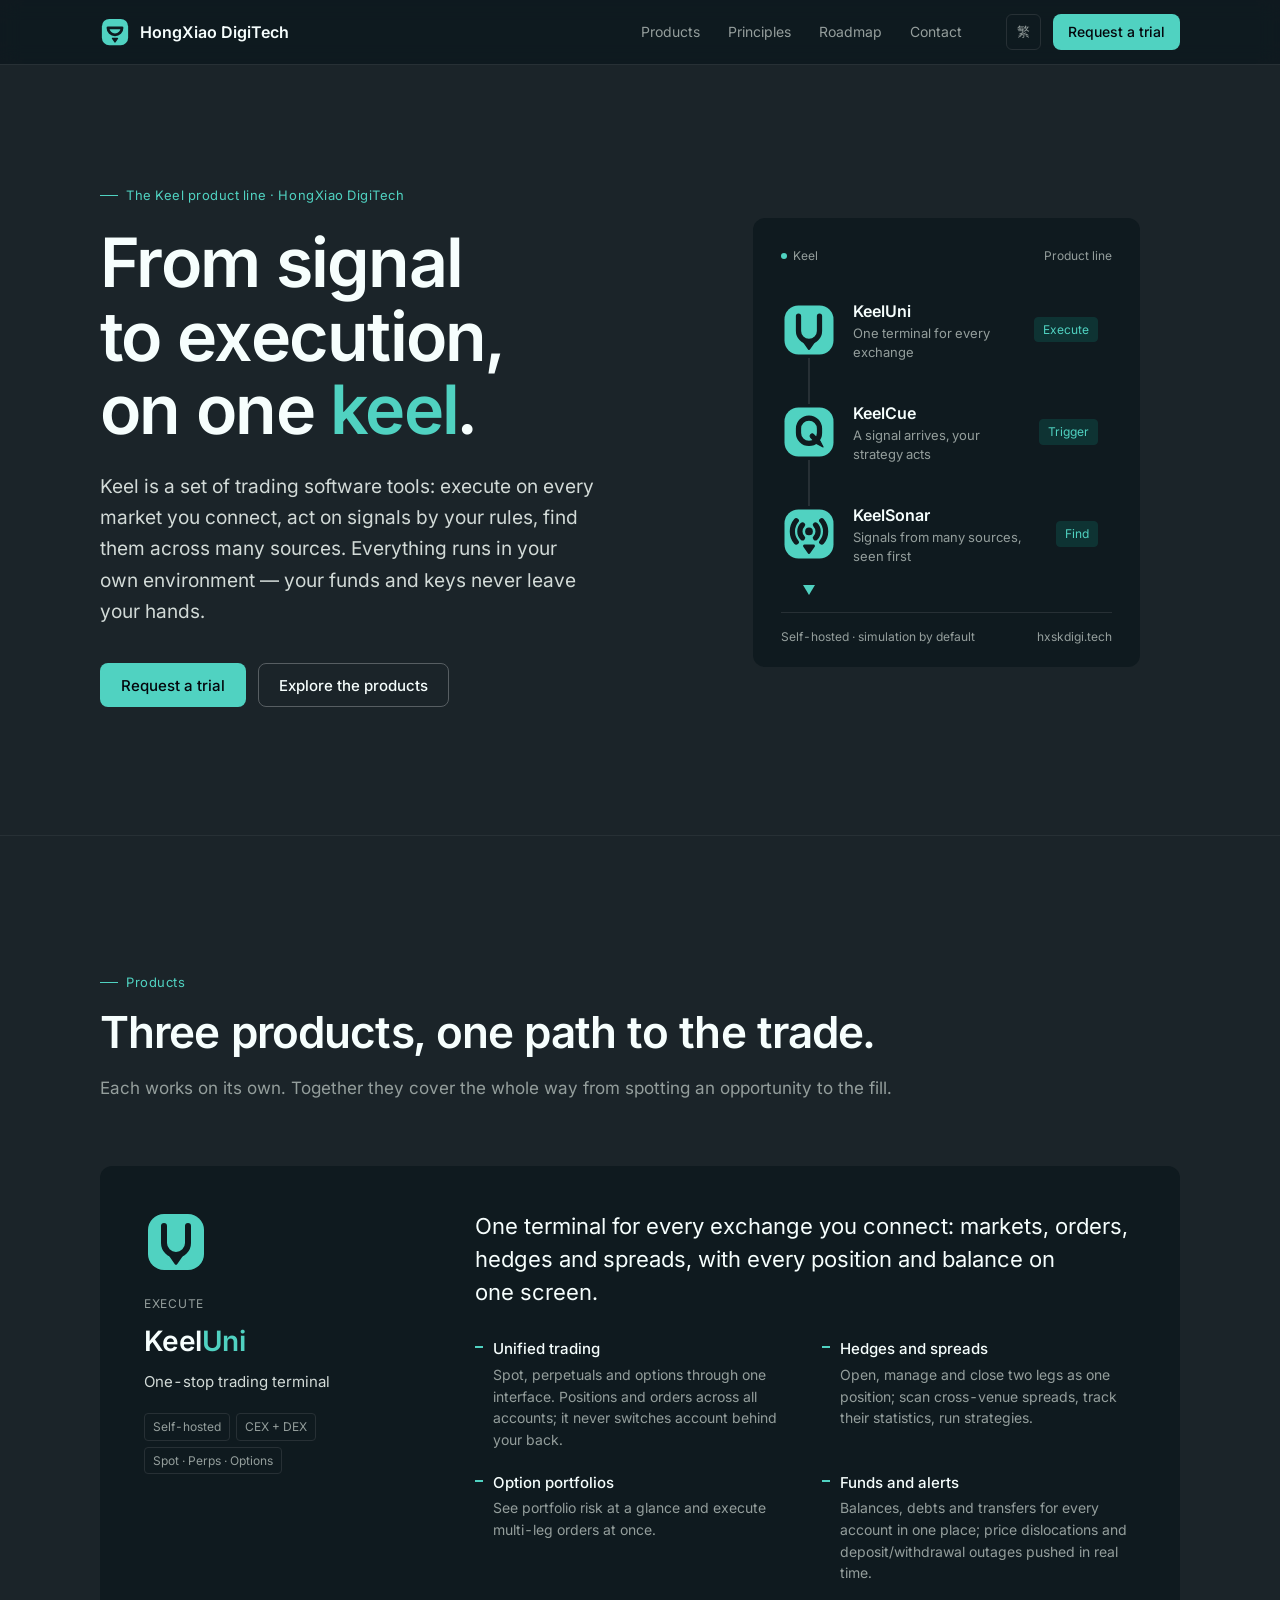
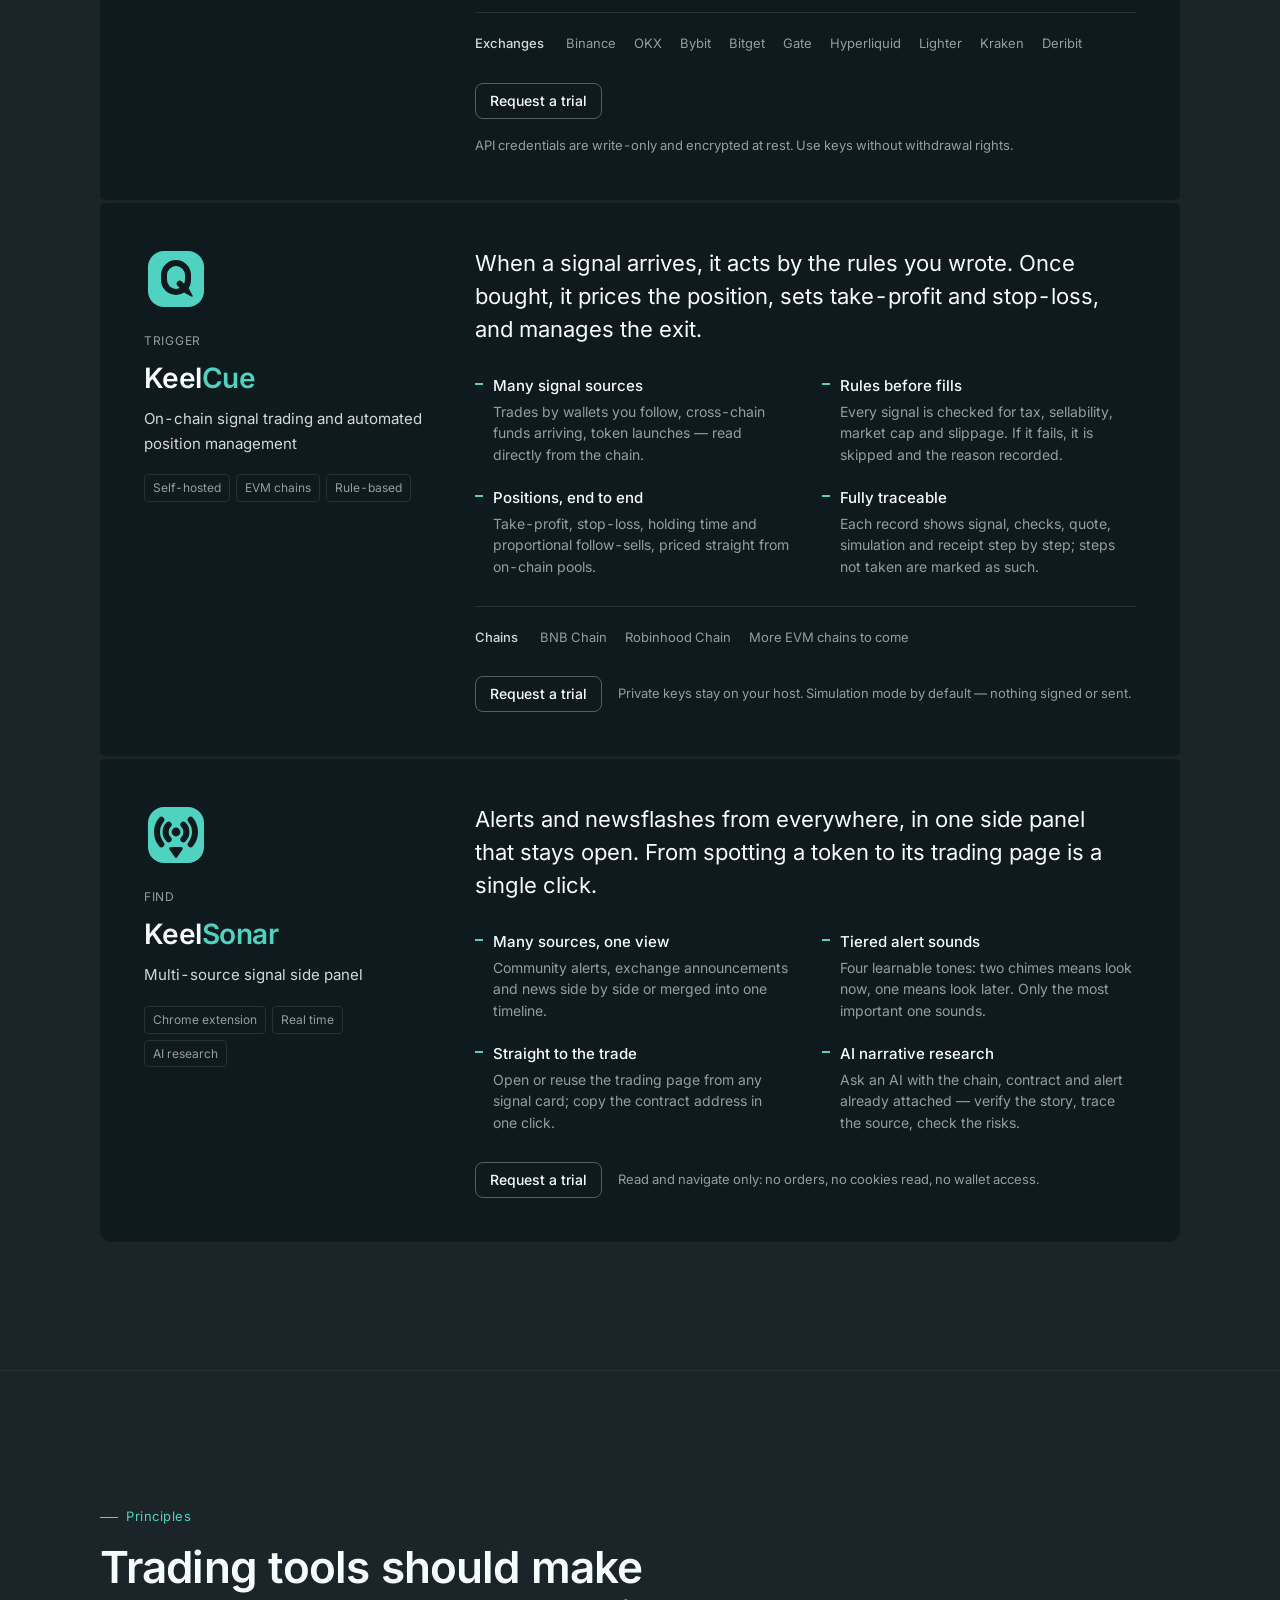
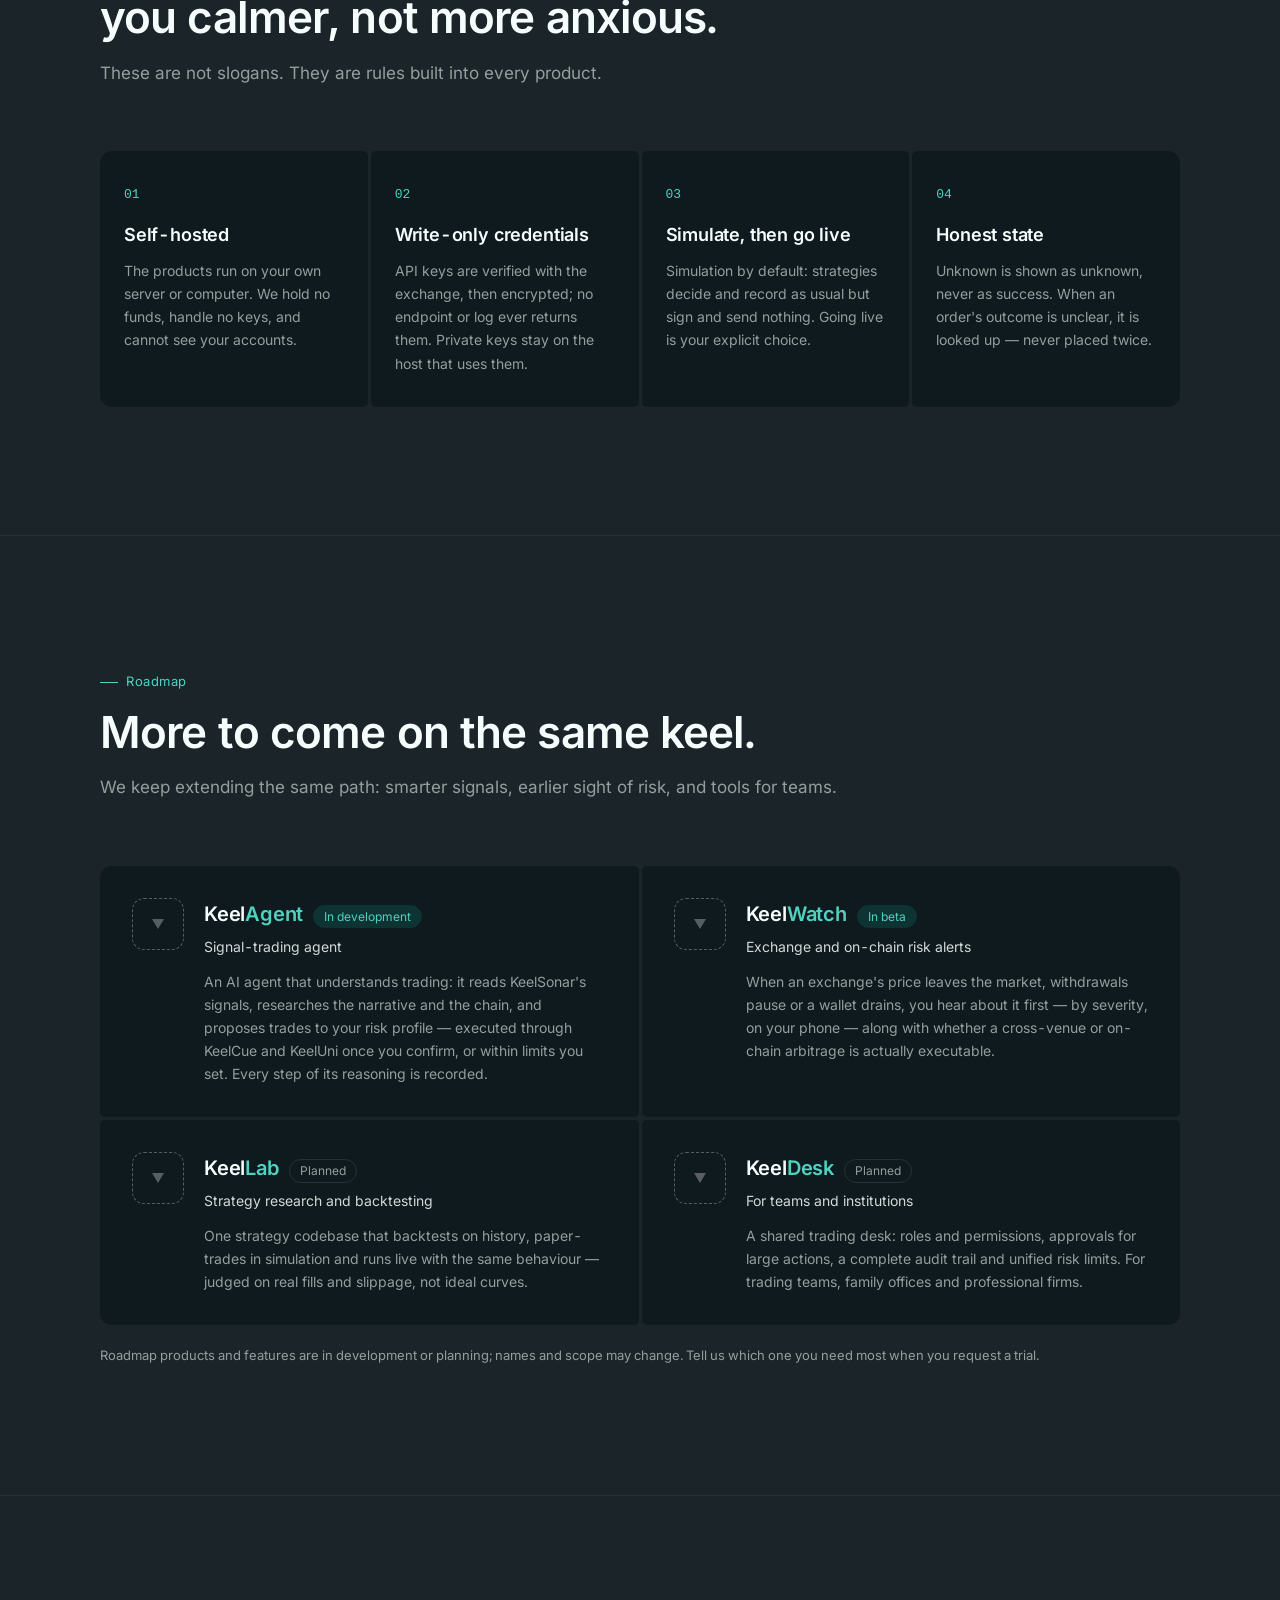
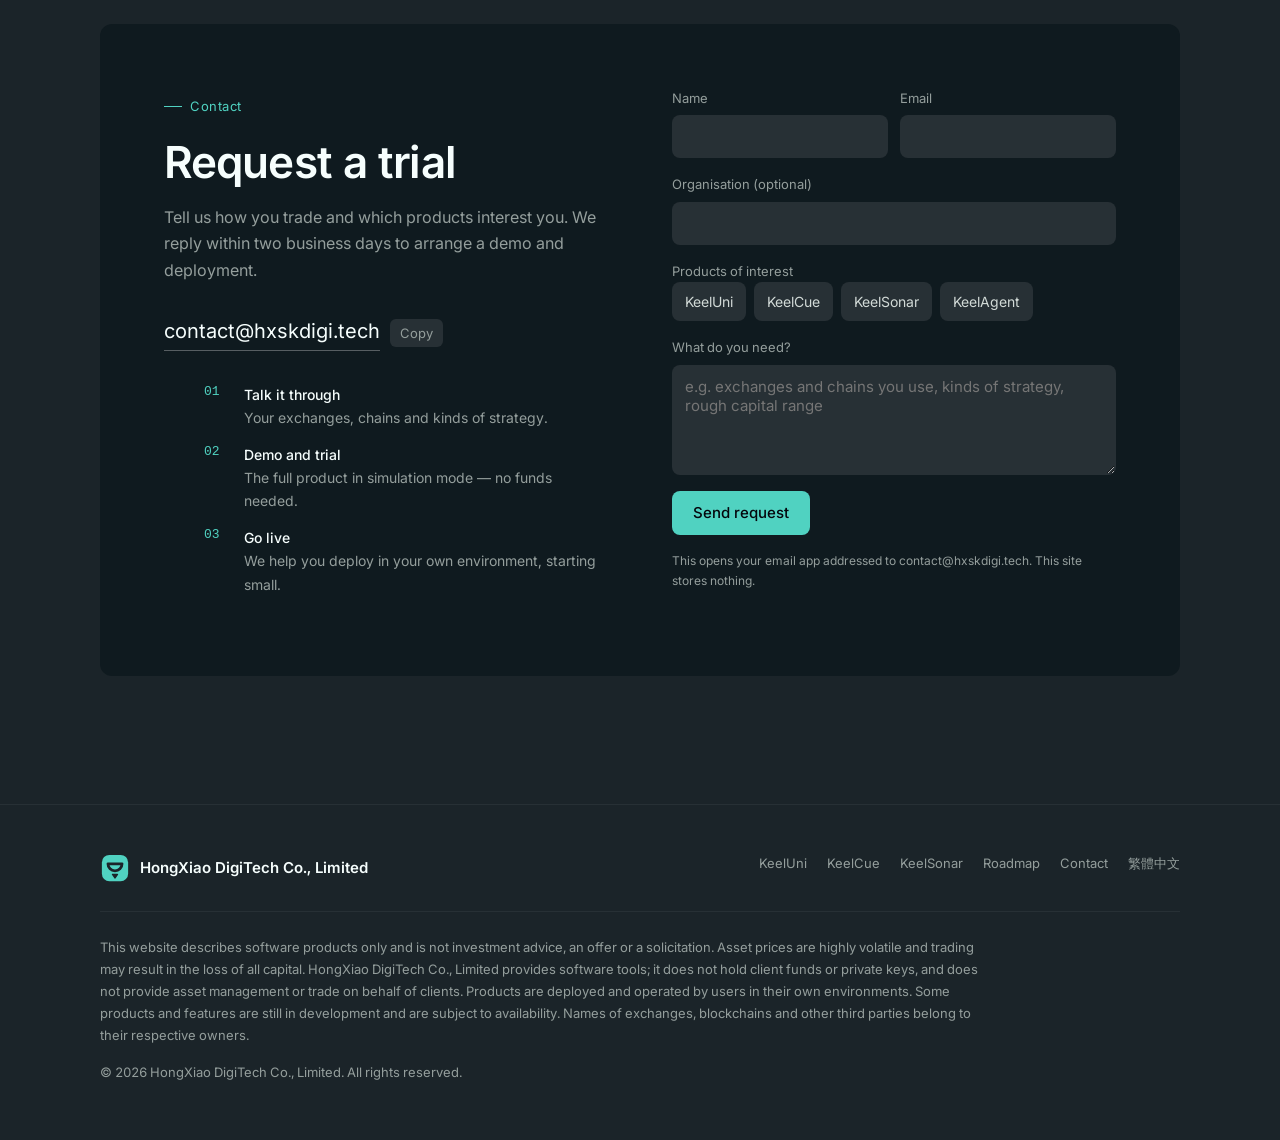
<file: index.html>
<!doctype html>
<html lang="en">
<head>
<meta charset="utf-8">
<meta name="viewport" content="width=device-width, initial-scale=1">
<title>HongXiao DigiTech · Keel — Trading infrastructure from signal to execution</title>
<meta name="description" content="HongXiao DigiTech builds the Keel product line: KeelUni is one terminal for every exchange, KeelCue trades on-chain signals, KeelSonar finds signals. Self-hosted: your funds and keys stay in your own environment.">
<link rel="canonical" href="https://hxskdigi.tech/">
<link rel="alternate" hreflang="zh-Hant" href="https://hxskdigi.tech/zh/">
<link rel="alternate" hreflang="en" href="https://hxskdigi.tech/">
<link rel="alternate" hreflang="x-default" href="https://hxskdigi.tech/">
<meta name="theme-color" content="#0f1a1f">
<meta property="og:type" content="website">
<meta property="og:site_name" content="HongXiao DigiTech · Keel">
<meta property="og:title" content="HongXiao DigiTech · Keel — From signal to execution">
<meta property="og:description" content="KeelUni executes. KeelCue triggers. KeelSonar finds. Self-hosted trading software.">
<meta property="og:url" content="https://hxskdigi.tech/">
<meta property="og:image" content="https://hxskdigi.tech/logo/keel-256.png">
<link rel="icon" href="/logo/keel.svg" type="image/svg+xml">
<link rel="apple-touch-icon" href="/logo/keel-256.png">
<link rel="preload" href="/assets/fonts/inter-latin-wght-normal.woff2" as="font" type="font/woff2" crossorigin>
<link rel="stylesheet" href="/assets/site.css">
</head>
<body>
<a class="skip" href="#main">Skip to content</a>

<header class="site-header">
  <div class="wrap">
    <a class="brand" href="/" aria-label="HongXiao DigiTech home">
      <img src="/logo/keel.svg" alt="" width="30" height="30">
      <span class="brand-name">HongXiao DigiTech</span>
    </a>
    <nav class="nav" aria-label="Main">
      <a href="#products">Products</a>
      <a href="#principles">Principles</a>
      <a href="#roadmap">Roadmap</a>
      <a href="#contact">Contact</a>
    </nav>
    <div class="header-actions">
      <a class="lang" href="/zh/" hreflang="zh-Hant" lang="zh-Hant">繁</a>
      <a class="btn btn-primary btn-sm" href="#contact">Request a trial</a>
    </div>
    <button class="menu-btn" type="button" aria-label="Menu" aria-expanded="false">
      <svg width="18" height="14" viewBox="0 0 18 14" fill="none" stroke="currentColor" stroke-width="1.6"><path d="M1 1h16M1 7h16M1 13h16"/></svg>
    </button>
  </div>
</header>

<main id="main">

<section class="hero">
  <div class="wrap">
    <div>
      <p class="eyebrow">The Keel product line · HongXiao DigiTech</p>
      <h1>From signal to execution, on one <em>keel</em>.</h1>
      <p class="lede">Keel is a set of trading software tools: execute on every market you connect, act on signals by your rules, find them across many sources. Everything runs in your own environment — your funds and keys never leave your hands.</p>
      <div class="ctas">
        <a class="btn btn-primary" href="#contact">Request a trial</a>
        <a class="btn btn-ghost" href="#products">Explore the products</a>
      </div>
    </div>

    <figure class="flow" aria-label="The Keel line: KeelUni, KeelCue, KeelSonar">
      <div class="flow-head"><span class="live">Keel</span><span>Product line</span></div>
      <div class="flow-steps">
        <div class="flow-step">
          <img src="/logo/keeluni.svg" alt="" width="56" height="56">
          <div><div class="t">KeelUni</div><div class="d">One terminal for every exchange</div></div>
          <span class="k">Execute</span>
        </div>
        <div class="flow-step">
          <img src="/logo/keelcue.svg" alt="" width="56" height="56">
          <div><div class="t">KeelCue</div><div class="d">A signal arrives, your strategy acts</div></div>
          <span class="k">Trigger</span>
        </div>
        <div class="flow-step">
          <img src="/logo/keelsonar.svg" alt="" width="56" height="56">
          <div><div class="t">KeelSonar</div><div class="d">Signals from many sources, seen first</div></div>
          <span class="k">Find</span>
        </div>
      </div>
      <div class="flow-keel" aria-hidden="true"><svg viewBox="0 0 14 12"><path d="M1 1h12L7 11z" fill="#50d2c1"/></svg></div>
      <figcaption class="flow-foot"><span>Self-hosted · simulation by default</span><span>hxskdigi.tech</span></figcaption>
    </figure>
  </div>
</section>

<section class="block" id="products">
  <div class="wrap">
    <div class="section-head">
      <p class="eyebrow">Products</p>
      <h2>Three products, one path to the trade.</h2>
      <p>Each works on its own. Together they cover the whole way from spotting an opportunity to the fill.</p>
    </div>

    <div class="products">
      <article class="product" id="keeluni">
        <div class="product-id">
          <img src="/logo/keeluni.svg" alt="KeelUni mark" width="64" height="64">
          <p class="stage">Execute</p>
          <h3>Keel<span>Uni</span></h3>
          <p class="kind">One-stop trading terminal</p>
          <div class="tags"><span class="tag">Self-hosted</span><span class="tag">CEX + DEX</span><span class="tag">Spot · Perps · Options</span></div>
        </div>
        <div class="product-body">
          <p class="pitch">One terminal for every exchange you connect: markets, orders, hedges and spreads, with every position and balance on one screen.</p>
          <ul class="features">
            <li><b>Unified trading</b><span>Spot, perpetuals and options through one interface. Positions and orders across all accounts; it never switches account behind your back.</span></li>
            <li><b>Hedges and spreads</b><span>Open, manage and close two legs as one position; scan cross-venue spreads, track their statistics, run strategies.</span></li>
            <li><b>Option portfolios</b><span>See portfolio risk at a glance and execute multi-leg orders at once.</span></li>
            <li><b>Funds and alerts</b><span>Balances, debts and transfers for every account in one place; price dislocations and deposit/withdrawal outages pushed in real time.</span></li>
          </ul>
          <div class="venues"><strong>Exchanges</strong><span>Binance</span><span>OKX</span><span>Bybit</span><span>Bitget</span><span>Gate</span><span>Hyperliquid</span><span>Lighter</span><span>Kraken</span><span>Deribit</span></div>
          <div class="product-cta">
            <a class="btn btn-ghost btn-sm" href="#contact" data-product="KeelUni">Request a trial</a>
            <span class="note">API credentials are write-only and encrypted at rest. Use keys without withdrawal rights.</span>
          </div>
        </div>
      </article>

      <article class="product" id="keelcue">
        <div class="product-id">
          <img src="/logo/keelcue.svg" alt="KeelCue mark" width="64" height="64">
          <p class="stage">Trigger</p>
          <h3>Keel<span>Cue</span></h3>
          <p class="kind">On-chain signal trading and automated position management</p>
          <div class="tags"><span class="tag">Self-hosted</span><span class="tag">EVM chains</span><span class="tag">Rule-based</span></div>
        </div>
        <div class="product-body">
          <p class="pitch">When a signal arrives, it acts by the rules you wrote. Once bought, it prices the position, sets take-profit and stop-loss, and manages the exit.</p>
          <ul class="features">
            <li><b>Many signal sources</b><span>Trades by wallets you follow, cross-chain funds arriving, token launches — read directly from the chain.</span></li>
            <li><b>Rules before fills</b><span>Every signal is checked for tax, sellability, market cap and slippage. If it fails, it is skipped and the reason recorded.</span></li>
            <li><b>Positions, end to end</b><span>Take-profit, stop-loss, holding time and proportional follow-sells, priced straight from on-chain pools.</span></li>
            <li><b>Fully traceable</b><span>Each record shows signal, checks, quote, simulation and receipt step by step; steps not taken are marked as such.</span></li>
          </ul>
          <div class="venues"><strong>Chains</strong><span>BNB Chain</span><span>Robinhood Chain</span><span>More EVM chains to come</span></div>
          <div class="product-cta">
            <a class="btn btn-ghost btn-sm" href="#contact" data-product="KeelCue">Request a trial</a>
            <span class="note">Private keys stay on your host. Simulation mode by default — nothing signed or sent.</span>
          </div>
        </div>
      </article>

      <article class="product" id="keelsonar">
        <div class="product-id">
          <img src="/logo/keelsonar.svg" alt="KeelSonar mark" width="64" height="64">
          <p class="stage">Find</p>
          <h3>Keel<span>Sonar</span></h3>
          <p class="kind">Multi-source signal side panel</p>
          <div class="tags"><span class="tag">Chrome extension</span><span class="tag">Real time</span><span class="tag">AI research</span></div>
        </div>
        <div class="product-body">
          <p class="pitch">Alerts and newsflashes from everywhere, in one side panel that stays open. From spotting a token to its trading page is a single click.</p>
          <ul class="features">
            <li><b>Many sources, one view</b><span>Community alerts, exchange announcements and news side by side or merged into one timeline.</span></li>
            <li><b>Tiered alert sounds</b><span>Four learnable tones: two chimes means look now, one means look later. Only the most important one sounds.</span></li>
            <li><b>Straight to the trade</b><span>Open or reuse the trading page from any signal card; copy the contract address in one click.</span></li>
            <li><b>AI narrative research</b><span>Ask an AI with the chain, contract and alert already attached — verify the story, trace the source, check the risks.</span></li>
          </ul>
          <div class="product-cta">
            <a class="btn btn-ghost btn-sm" href="#contact" data-product="KeelSonar">Request a trial</a>
            <span class="note">Read and navigate only: no orders, no cookies read, no wallet access.</span>
          </div>
        </div>
      </article>
    </div>
  </div>
</section>

<section class="block" id="principles">
  <div class="wrap">
    <div class="section-head">
      <p class="eyebrow">Principles</p>
      <h2>Trading tools should make you calmer, not more anxious.</h2>
      <p>These are not slogans. They are rules built into every product.</p>
    </div>
    <div class="principles">
      <div class="principle">
        <span class="n">01</span>
        <h3>Self-hosted</h3>
        <p>The products run on your own server or computer. We hold no funds, handle no keys, and cannot see your accounts.</p>
      </div>
      <div class="principle">
        <span class="n">02</span>
        <h3>Write-only credentials</h3>
        <p>API keys are verified with the exchange, then encrypted; no endpoint or log ever returns them. Private keys stay on the host that uses them.</p>
      </div>
      <div class="principle">
        <span class="n">03</span>
        <h3>Simulate, then go live</h3>
        <p>Simulation by default: strategies decide and record as usual but sign and send nothing. Going live is your explicit choice.</p>
      </div>
      <div class="principle">
        <span class="n">04</span>
        <h3>Honest state</h3>
        <p>Unknown is shown as unknown, never as success. When an order's outcome is unclear, it is looked up — never placed twice.</p>
      </div>
    </div>
  </div>
</section>

<section class="block" id="roadmap">
  <div class="wrap">
    <div class="section-head">
      <p class="eyebrow">Roadmap</p>
      <h2>More to come on the same keel.</h2>
      <p>We keep extending the same path: smarter signals, earlier sight of risk, and tools for teams.</p>
    </div>
    <div class="roadmap">
      <article class="future">
        <div class="ghost" aria-hidden="true"><svg viewBox="0 0 14 12"><path d="M1 1h12L7 11z" fill="#575e62"/></svg></div>
        <div>
          <div class="row"><h3>Keel<span>Agent</span></h3><span class="status on">In development</span></div>
          <p class="kind">Signal-trading agent</p>
          <p>An AI agent that understands trading: it reads KeelSonar's signals, researches the narrative and the chain, and proposes trades to your risk profile — executed through KeelCue and KeelUni once you confirm, or within limits you set. Every step of its reasoning is recorded.</p>
        </div>
      </article>
      <article class="future">
        <div class="ghost" aria-hidden="true"><svg viewBox="0 0 14 12"><path d="M1 1h12L7 11z" fill="#575e62"/></svg></div>
        <div>
          <div class="row"><h3>Keel<span>Watch</span></h3><span class="status on">In beta</span></div>
          <p class="kind">Exchange and on-chain risk alerts</p>
          <p>When an exchange's price leaves the market, withdrawals pause or a wallet drains, you hear about it first — by severity, on your phone — along with whether a cross-venue or on-chain arbitrage is actually executable.</p>
        </div>
      </article>
      <article class="future">
        <div class="ghost" aria-hidden="true"><svg viewBox="0 0 14 12"><path d="M1 1h12L7 11z" fill="#575e62"/></svg></div>
        <div>
          <div class="row"><h3>Keel<span>Lab</span></h3><span class="status">Planned</span></div>
          <p class="kind">Strategy research and backtesting</p>
          <p>One strategy codebase that backtests on history, paper-trades in simulation and runs live with the same behaviour — judged on real fills and slippage, not ideal curves.</p>
        </div>
      </article>
      <article class="future">
        <div class="ghost" aria-hidden="true"><svg viewBox="0 0 14 12"><path d="M1 1h12L7 11z" fill="#575e62"/></svg></div>
        <div>
          <div class="row"><h3>Keel<span>Desk</span></h3><span class="status">Planned</span></div>
          <p class="kind">For teams and institutions</p>
          <p>A shared trading desk: roles and permissions, approvals for large actions, a complete audit trail and unified risk limits. For trading teams, family offices and professional firms.</p>
        </div>
      </article>
    </div>
    <p class="roadmap-note">Roadmap products and features are in development or planning; names and scope may change. Tell us which one you need most when you request a trial.</p>
  </div>
</section>

<section class="block" id="contact">
  <div class="wrap">
    <div class="contact">
      <div>
        <p class="eyebrow">Contact</p>
        <h2>Request a trial</h2>
        <p class="intro">Tell us how you trade and which products interest you. We reply within two business days to arrange a demo and deployment.</p>
        <div class="mailbox">
          <a class="addr" href="mailto:contact@hxskdigi.tech">contact@hxskdigi.tech</a>
          <button class="copy" type="button" data-copy>Copy</button>
        </div>
        <ol class="steps">
          <li><span class="i">01</span><div><b>Talk it through</b>Your exchanges, chains and kinds of strategy.</div></li>
          <li><span class="i">02</span><div><b>Demo and trial</b>The full product in simulation mode — no funds needed.</div></li>
          <li><span class="i">03</span><div><b>Go live</b>We help you deploy in your own environment, starting small.</div></li>
        </ol>
      </div>

      <form class="form" novalidate>
        <div class="field-row">
          <div class="field"><label for="f-name">Name</label><input id="f-name" name="name" autocomplete="name"></div>
          <div class="field"><label for="f-email">Email</label><input id="f-email" name="email" type="email" autocomplete="email"></div>
        </div>
        <div class="field"><label for="f-org">Organisation (optional)</label><input id="f-org" name="org" autocomplete="organization"></div>
        <fieldset class="field">
          <legend>Products of interest</legend>
          <div class="chips">
            <label class="chip"><input type="checkbox" name="product" value="KeelUni"><span>KeelUni</span></label>
            <label class="chip"><input type="checkbox" name="product" value="KeelCue"><span>KeelCue</span></label>
            <label class="chip"><input type="checkbox" name="product" value="KeelSonar"><span>KeelSonar</span></label>
            <label class="chip"><input type="checkbox" name="product" value="KeelAgent"><span>KeelAgent</span></label>
          </div>
        </fieldset>
        <div class="field"><label for="f-msg">What do you need?</label><textarea id="f-msg" name="message" placeholder="e.g. exchanges and chains you use, kinds of strategy, rough capital range"></textarea></div>
        <div><button class="btn btn-primary" type="submit">Send request</button></div>
        <p class="hint">This opens your email app addressed to contact@hxskdigi.tech. This site stores nothing.</p>
      </form>
    </div>
  </div>
</section>

</main>

<footer class="site-footer">
  <div class="wrap">
    <div class="top">
      <a class="brand" href="/">
        <img src="/logo/keel.svg" alt="" width="30" height="30">
        <span class="brand-name">HongXiao DigiTech Co., Limited</span>
      </a>
      <nav aria-label="Footer">
        <a href="#keeluni">KeelUni</a>
        <a href="#keelcue">KeelCue</a>
        <a href="#keelsonar">KeelSonar</a>
        <a href="#roadmap">Roadmap</a>
        <a href="mailto:contact@hxskdigi.tech">Contact</a>
        <a href="/zh/" hreflang="zh-Hant" lang="zh-Hant">繁體中文</a>
      </nav>
    </div>
    <p class="disclaimer">This website describes software products only and is not investment advice, an offer or a solicitation. Asset prices are highly volatile and trading may result in the loss of all capital. HongXiao DigiTech Co., Limited provides software tools; it does not hold client funds or private keys, and does not provide asset management or trade on behalf of clients. Products are deployed and operated by users in their own environments. Some products and features are still in development and are subject to availability. Names of exchanges, blockchains and other third parties belong to their respective owners.</p>
    <p class="copyright">© 2026 HongXiao DigiTech Co., Limited. All rights reserved.</p>
  </div>
</footer>

<script src="/assets/site.js" defer></script>
</body>
</html>
</file>
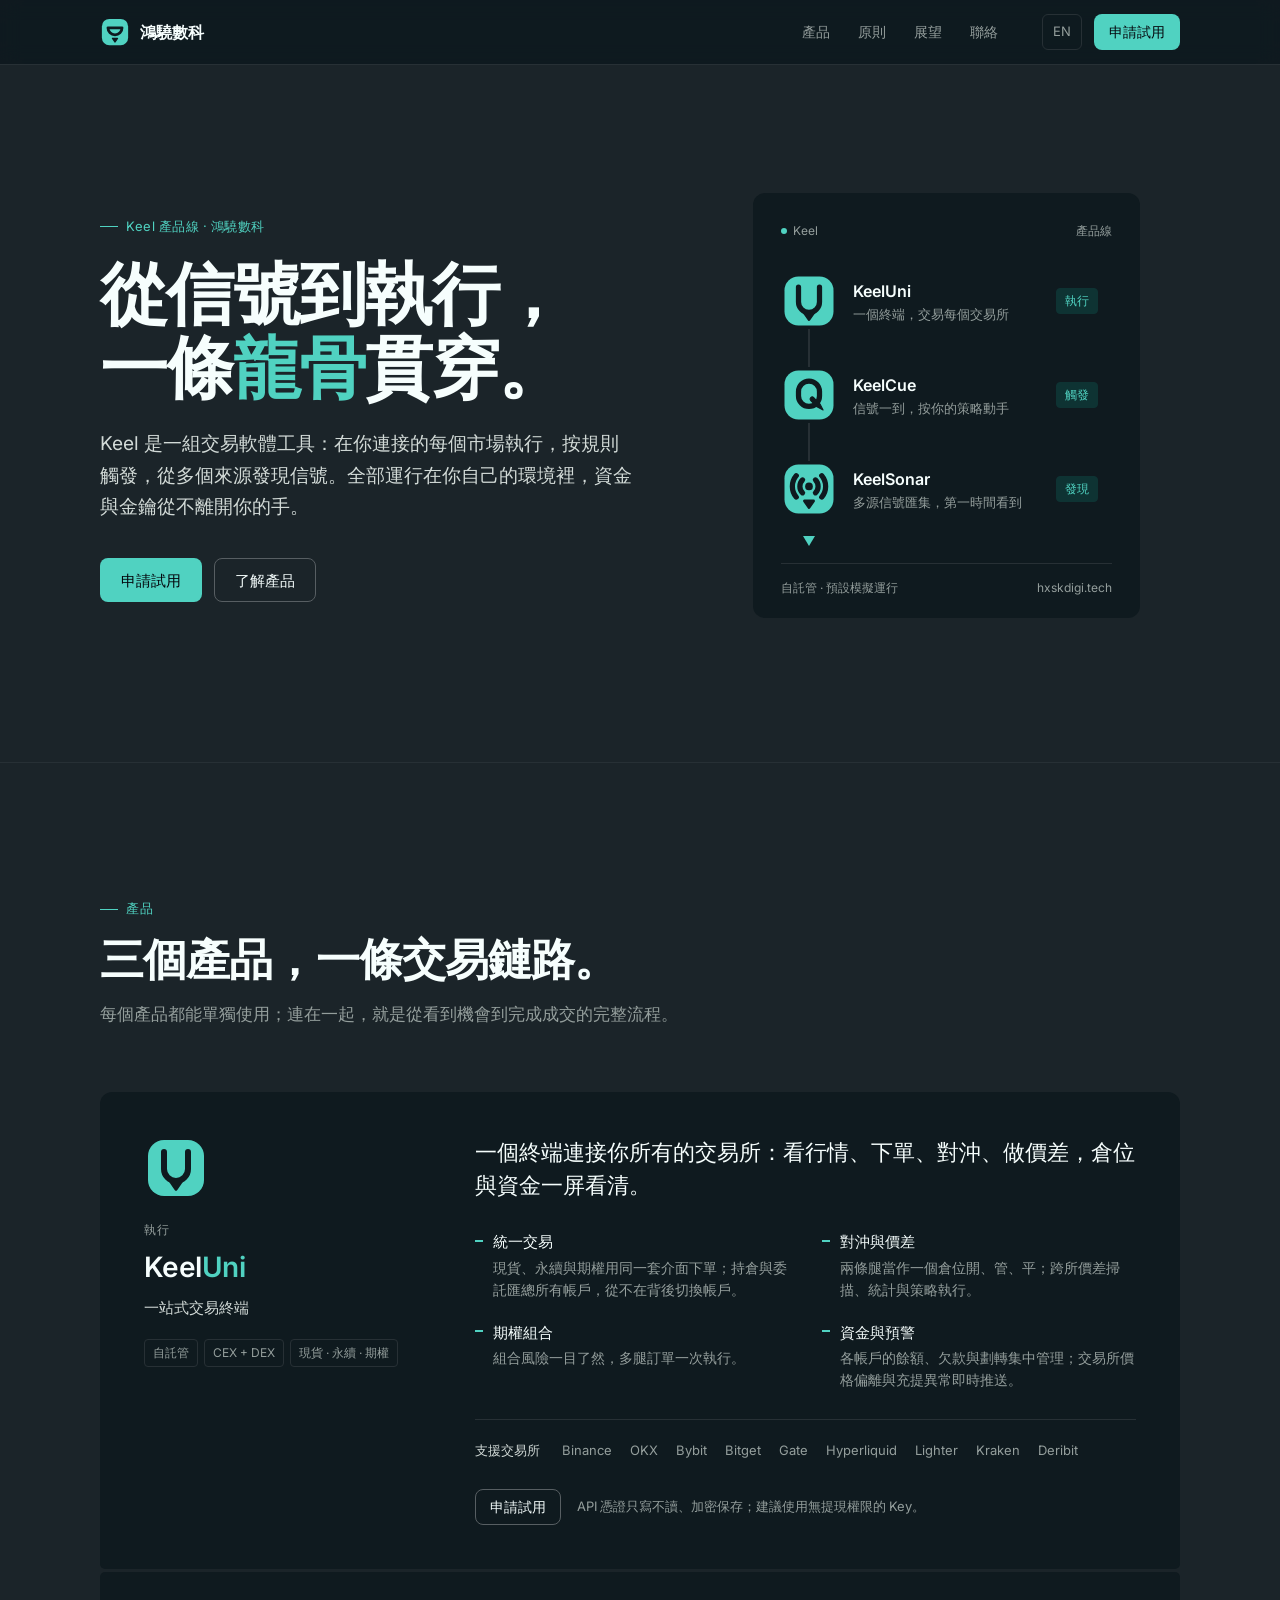
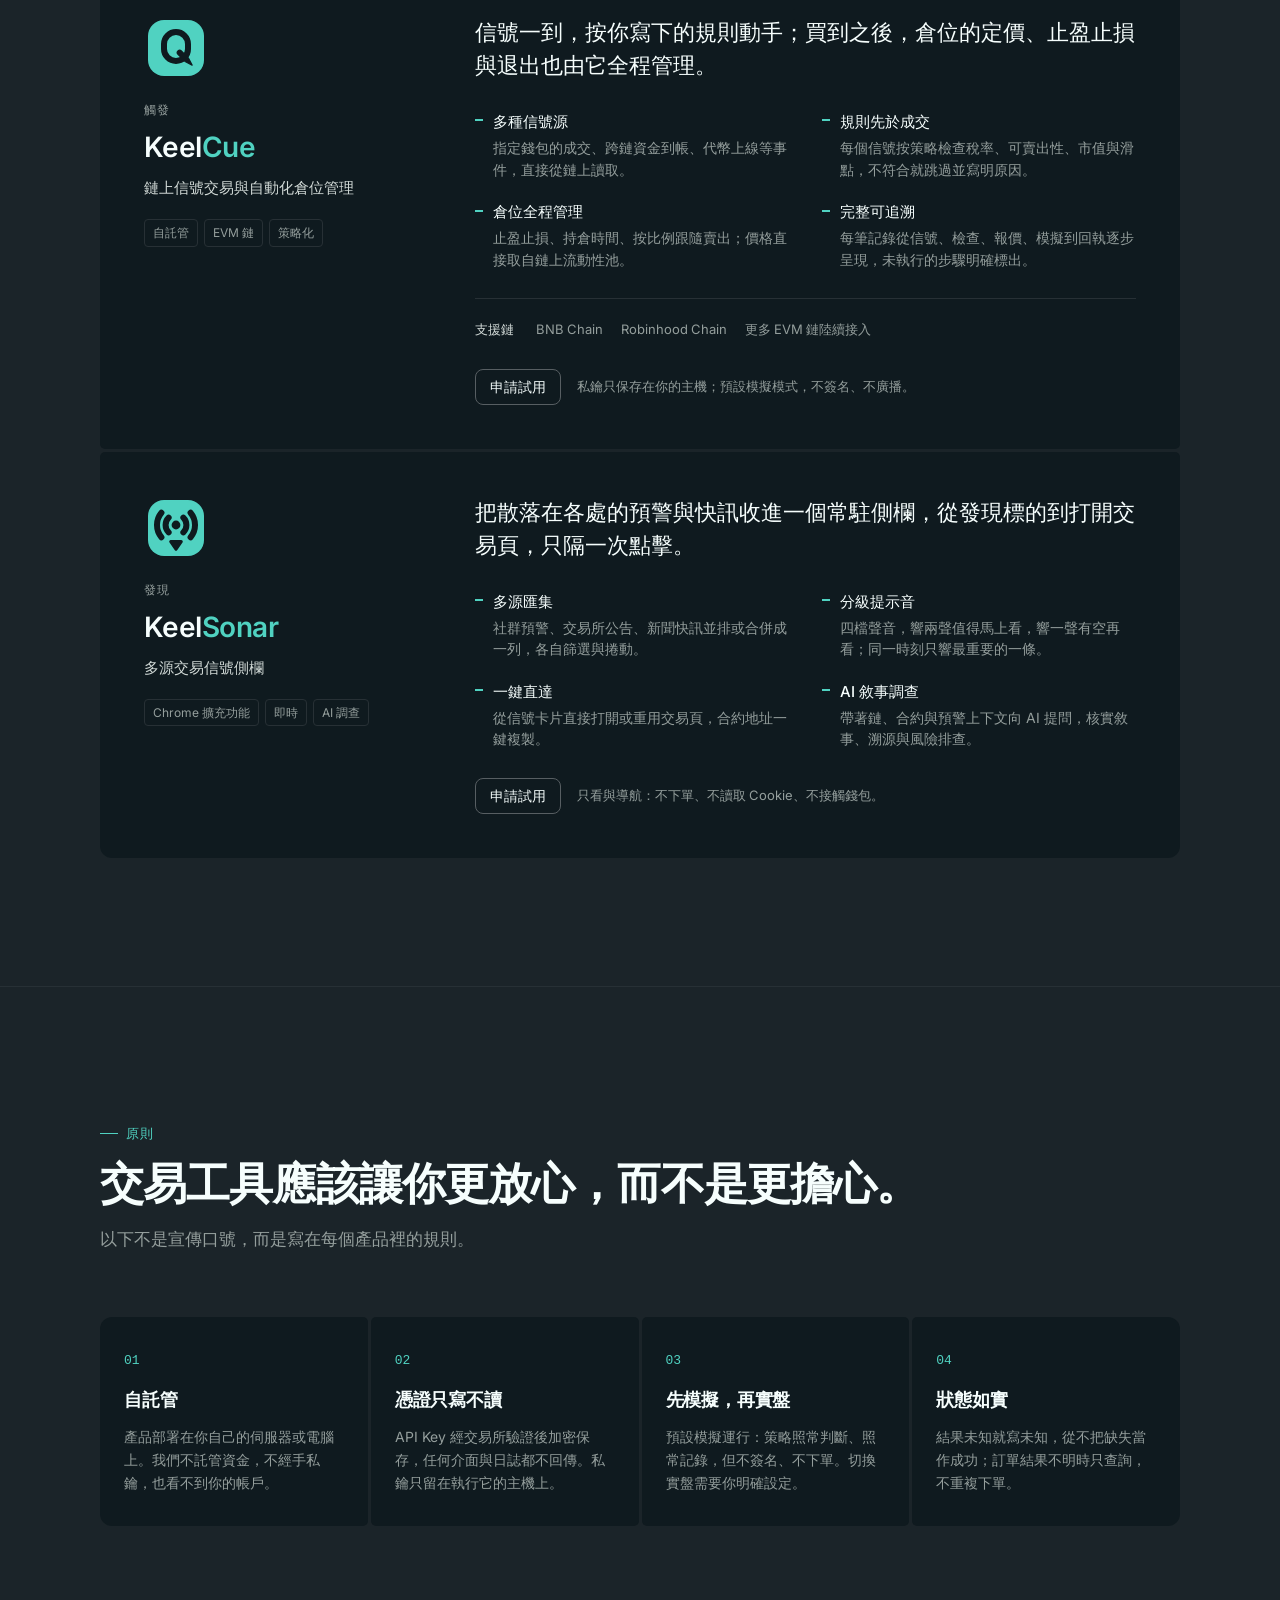
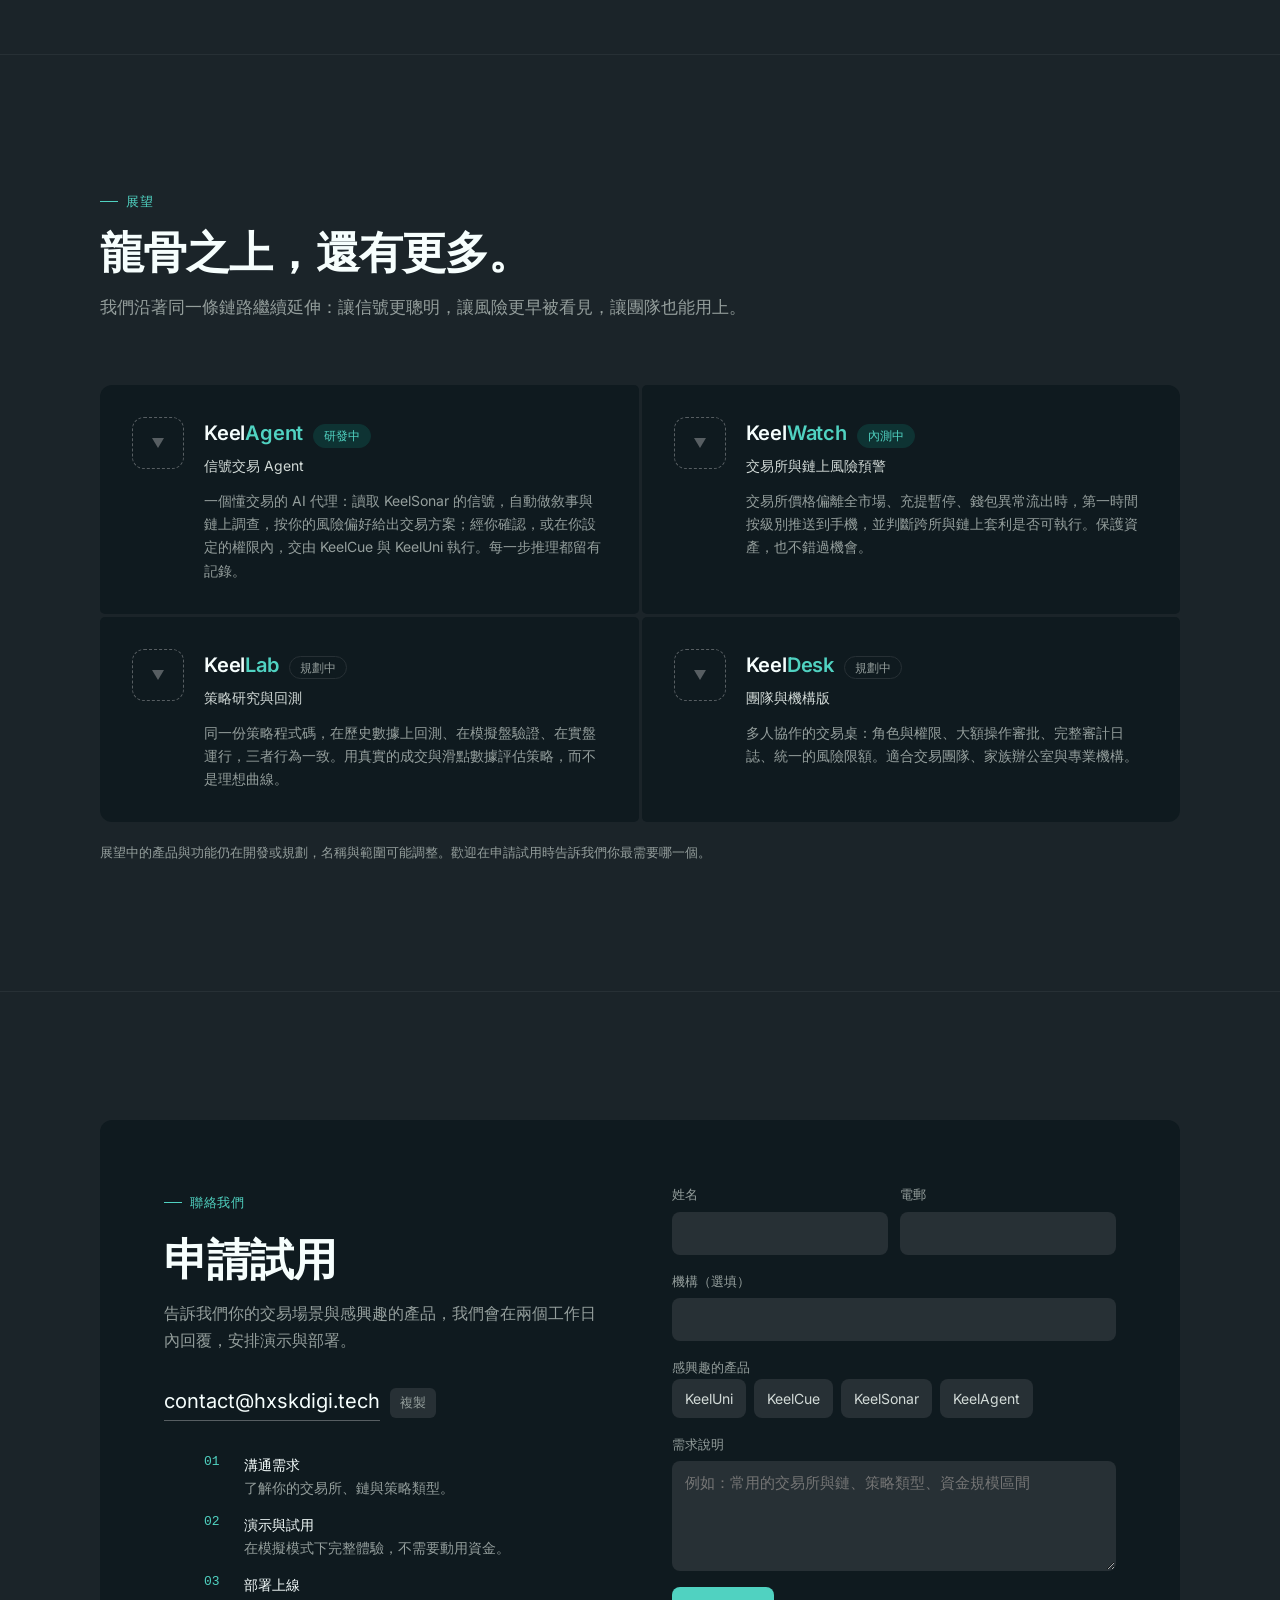
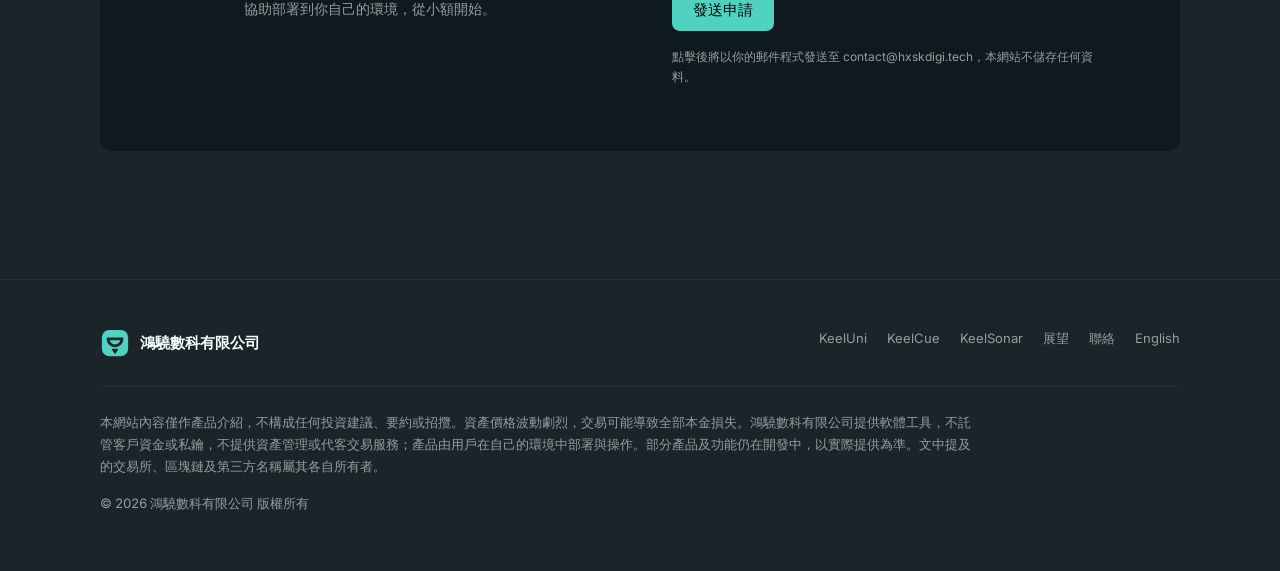
<file: zh/index.html>
<!doctype html>
<html lang="zh-Hant-HK">
<head>
<meta charset="utf-8">
<meta name="viewport" content="width=device-width, initial-scale=1">
<title>鴻驍數科 · Keel｜從信號到執行的交易基礎設施</title>
<meta name="description" content="鴻驍數科有限公司打造 Keel 產品線：KeelUni 多交易所一站式交易終端、KeelCue 鏈上信號交易、KeelSonar 發現信號。自託管，資金與金鑰留在你自己的環境。">
<link rel="canonical" href="https://hxskdigi.tech/zh/">
<link rel="alternate" hreflang="zh-Hant" href="https://hxskdigi.tech/zh/">
<link rel="alternate" hreflang="en" href="https://hxskdigi.tech/">
<link rel="alternate" hreflang="x-default" href="https://hxskdigi.tech/">
<meta name="theme-color" content="#0f1a1f">
<meta property="og:type" content="website">
<meta property="og:site_name" content="鴻驍數科 · Keel">
<meta property="og:title" content="鴻驍數科 · Keel｜從信號到執行的交易基礎設施">
<meta property="og:description" content="KeelUni 執行、KeelCue 觸發、KeelSonar 發現。自託管的交易軟體工具。">
<meta property="og:url" content="https://hxskdigi.tech/zh/">
<meta property="og:image" content="https://hxskdigi.tech/logo/keel-256.png">
<link rel="icon" href="/logo/keel.svg" type="image/svg+xml">
<link rel="apple-touch-icon" href="/logo/keel-256.png">
<link rel="preload" href="/assets/fonts/inter-latin-wght-normal.woff2" as="font" type="font/woff2" crossorigin>
<link rel="stylesheet" href="/assets/site.css">
</head>
<body>
<a class="skip" href="#main">跳至主要內容</a>

<header class="site-header">
  <div class="wrap">
    <a class="brand" href="/zh/" aria-label="鴻驍數科 首頁">
      <img src="/logo/keel.svg" alt="" width="30" height="30">
      <span class="brand-name">鴻驍數科</span>
    </a>
    <nav class="nav" aria-label="主導航">
      <a href="#products">產品</a>
      <a href="#principles">原則</a>
      <a href="#roadmap">展望</a>
      <a href="#contact">聯絡</a>
    </nav>
    <div class="header-actions">
      <a class="lang" href="/" hreflang="en" lang="en">EN</a>
      <a class="btn btn-primary btn-sm" href="#contact">申請試用</a>
    </div>
    <button class="menu-btn" type="button" aria-label="選單" aria-expanded="false">
      <svg width="18" height="14" viewBox="0 0 18 14" fill="none" stroke="currentColor" stroke-width="1.6"><path d="M1 1h16M1 7h16M1 13h16"/></svg>
    </button>
  </div>
</header>

<main id="main">

<section class="hero">
  <div class="wrap">
    <div>
      <p class="eyebrow">Keel 產品線 · 鴻驍數科</p>
      <h1>從信號到執行，<br>一條<em>龍骨</em>貫穿。</h1>
      <p class="lede">Keel 是一組交易軟體工具：在你連接的每個市場執行，按規則觸發，從多個來源發現信號。全部運行在你自己的環境裡，資金與金鑰從不離開你的手。</p>
      <div class="ctas">
        <a class="btn btn-primary" href="#contact">申請試用</a>
        <a class="btn btn-ghost" href="#products">了解產品</a>
      </div>
    </div>

    <figure class="flow" aria-label="Keel 產品線：KeelUni、KeelCue、KeelSonar">
      <div class="flow-head"><span class="live">Keel</span><span>產品線</span></div>
      <div class="flow-steps">
        <div class="flow-step">
          <img src="/logo/keeluni.svg" alt="" width="56" height="56">
          <div><div class="t">KeelUni</div><div class="d">一個終端，交易每個交易所</div></div>
          <span class="k">執行</span>
        </div>
        <div class="flow-step">
          <img src="/logo/keelcue.svg" alt="" width="56" height="56">
          <div><div class="t">KeelCue</div><div class="d">信號一到，按你的策略動手</div></div>
          <span class="k">觸發</span>
        </div>
        <div class="flow-step">
          <img src="/logo/keelsonar.svg" alt="" width="56" height="56">
          <div><div class="t">KeelSonar</div><div class="d">多源信號匯集，第一時間看到</div></div>
          <span class="k">發現</span>
        </div>
      </div>
      <div class="flow-keel" aria-hidden="true"><svg viewBox="0 0 14 12"><path d="M1 1h12L7 11z" fill="#50d2c1"/></svg></div>
      <figcaption class="flow-foot"><span>自託管 · 預設模擬運行</span><span>hxskdigi.tech</span></figcaption>
    </figure>
  </div>
</section>

<section class="block" id="products">
  <div class="wrap">
    <div class="section-head">
      <p class="eyebrow">產品</p>
      <h2>三個產品，一條交易鏈路。</h2>
      <p>每個產品都能單獨使用；連在一起，就是從看到機會到完成成交的完整流程。</p>
    </div>

    <div class="products">
      <article class="product" id="keeluni">
        <div class="product-id">
          <img src="/logo/keeluni.svg" alt="KeelUni 標誌" width="64" height="64">
          <p class="stage">執行</p>
          <h3>Keel<span>Uni</span></h3>
          <p class="kind">一站式交易終端</p>
          <div class="tags"><span class="tag">自託管</span><span class="tag">CEX + DEX</span><span class="tag">現貨 · 永續 · 期權</span></div>
        </div>
        <div class="product-body">
          <p class="pitch">一個終端連接你所有的交易所：看行情、下單、對沖、做價差，倉位與資金一屏看清。</p>
          <ul class="features">
            <li><b>統一交易</b><span>現貨、永續與期權用同一套介面下單；持倉與委託匯總所有帳戶，從不在背後切換帳戶。</span></li>
            <li><b>對沖與價差</b><span>兩條腿當作一個倉位開、管、平；跨所價差掃描、統計與策略執行。</span></li>
            <li><b>期權組合</b><span>組合風險一目了然，多腿訂單一次執行。</span></li>
            <li><b>資金與預警</b><span>各帳戶的餘額、欠款與劃轉集中管理；交易所價格偏離與充提異常即時推送。</span></li>
          </ul>
          <div class="venues"><strong>支援交易所</strong><span>Binance</span><span>OKX</span><span>Bybit</span><span>Bitget</span><span>Gate</span><span>Hyperliquid</span><span>Lighter</span><span>Kraken</span><span>Deribit</span></div>
          <div class="product-cta">
            <a class="btn btn-ghost btn-sm" href="#contact" data-product="KeelUni">申請試用</a>
            <span class="note">API 憑證只寫不讀、加密保存；建議使用無提現權限的 Key。</span>
          </div>
        </div>
      </article>

      <article class="product" id="keelcue">
        <div class="product-id">
          <img src="/logo/keelcue.svg" alt="KeelCue 標誌" width="64" height="64">
          <p class="stage">觸發</p>
          <h3>Keel<span>Cue</span></h3>
          <p class="kind">鏈上信號交易與自動化倉位管理</p>
          <div class="tags"><span class="tag">自託管</span><span class="tag">EVM 鏈</span><span class="tag">策略化</span></div>
        </div>
        <div class="product-body">
          <p class="pitch">信號一到，按你寫下的規則動手；買到之後，倉位的定價、止盈止損與退出也由它全程管理。</p>
          <ul class="features">
            <li><b>多種信號源</b><span>指定錢包的成交、跨鏈資金到帳、代幣上線等事件，直接從鏈上讀取。</span></li>
            <li><b>規則先於成交</b><span>每個信號按策略檢查稅率、可賣出性、市值與滑點，不符合就跳過並寫明原因。</span></li>
            <li><b>倉位全程管理</b><span>止盈止損、持倉時間、按比例跟隨賣出；價格直接取自鏈上流動性池。</span></li>
            <li><b>完整可追溯</b><span>每筆記錄從信號、檢查、報價、模擬到回執逐步呈現，未執行的步驟明確標出。</span></li>
          </ul>
          <div class="venues"><strong>支援鏈</strong><span>BNB Chain</span><span>Robinhood Chain</span><span>更多 EVM 鏈陸續接入</span></div>
          <div class="product-cta">
            <a class="btn btn-ghost btn-sm" href="#contact" data-product="KeelCue">申請試用</a>
            <span class="note">私鑰只保存在你的主機；預設模擬模式，不簽名、不廣播。</span>
          </div>
        </div>
      </article>

      <article class="product" id="keelsonar">
        <div class="product-id">
          <img src="/logo/keelsonar.svg" alt="KeelSonar 標誌" width="64" height="64">
          <p class="stage">發現</p>
          <h3>Keel<span>Sonar</span></h3>
          <p class="kind">多源交易信號側欄</p>
          <div class="tags"><span class="tag">Chrome 擴充功能</span><span class="tag">即時</span><span class="tag">AI 調查</span></div>
        </div>
        <div class="product-body">
          <p class="pitch">把散落在各處的預警與快訊收進一個常駐側欄，從發現標的到打開交易頁，只隔一次點擊。</p>
          <ul class="features">
            <li><b>多源匯集</b><span>社群預警、交易所公告、新聞快訊並排或合併成一列，各自篩選與捲動。</span></li>
            <li><b>分級提示音</b><span>四檔聲音，響兩聲值得馬上看，響一聲有空再看；同一時刻只響最重要的一條。</span></li>
            <li><b>一鍵直達</b><span>從信號卡片直接打開或重用交易頁，合約地址一鍵複製。</span></li>
            <li><b>AI 敘事調查</b><span>帶著鏈、合約與預警上下文向 AI 提問，核實敘事、溯源與風險排查。</span></li>
          </ul>
          <div class="product-cta">
            <a class="btn btn-ghost btn-sm" href="#contact" data-product="KeelSonar">申請試用</a>
            <span class="note">只看與導航：不下單、不讀取 Cookie、不接觸錢包。</span>
          </div>
        </div>
      </article>
    </div>
  </div>
</section>

<section class="block" id="principles">
  <div class="wrap">
    <div class="section-head">
      <p class="eyebrow">原則</p>
      <h2>交易工具應該讓你更放心，而不是更擔心。</h2>
      <p>以下不是宣傳口號，而是寫在每個產品裡的規則。</p>
    </div>
    <div class="principles">
      <div class="principle">
        <span class="n">01</span>
        <h3>自託管</h3>
        <p>產品部署在你自己的伺服器或電腦上。我們不託管資金，不經手私鑰，也看不到你的帳戶。</p>
      </div>
      <div class="principle">
        <span class="n">02</span>
        <h3>憑證只寫不讀</h3>
        <p>API Key 經交易所驗證後加密保存，任何介面與日誌都不回傳。私鑰只留在執行它的主機上。</p>
      </div>
      <div class="principle">
        <span class="n">03</span>
        <h3>先模擬，再實盤</h3>
        <p>預設模擬運行：策略照常判斷、照常記錄，但不簽名、不下單。切換實盤需要你明確設定。</p>
      </div>
      <div class="principle">
        <span class="n">04</span>
        <h3>狀態如實</h3>
        <p>結果未知就寫未知，從不把缺失當作成功；訂單結果不明時只查詢，不重複下單。</p>
      </div>
    </div>
  </div>
</section>

<section class="block" id="roadmap">
  <div class="wrap">
    <div class="section-head">
      <p class="eyebrow">展望</p>
      <h2>龍骨之上，還有更多。</h2>
      <p>我們沿著同一條鏈路繼續延伸：讓信號更聰明，讓風險更早被看見，讓團隊也能用上。</p>
    </div>
    <div class="roadmap">
      <article class="future">
        <div class="ghost" aria-hidden="true"><svg viewBox="0 0 14 12"><path d="M1 1h12L7 11z" fill="#575e62"/></svg></div>
        <div>
          <div class="row"><h3>Keel<span>Agent</span></h3><span class="status on">研發中</span></div>
          <p class="kind">信號交易 Agent</p>
          <p>一個懂交易的 AI 代理：讀取 KeelSonar 的信號，自動做敘事與鏈上調查，按你的風險偏好給出交易方案；經你確認，或在你設定的權限內，交由 KeelCue 與 KeelUni 執行。每一步推理都留有記錄。</p>
        </div>
      </article>
      <article class="future">
        <div class="ghost" aria-hidden="true"><svg viewBox="0 0 14 12"><path d="M1 1h12L7 11z" fill="#575e62"/></svg></div>
        <div>
          <div class="row"><h3>Keel<span>Watch</span></h3><span class="status on">內測中</span></div>
          <p class="kind">交易所與鏈上風險預警</p>
          <p>交易所價格偏離全市場、充提暫停、錢包異常流出時，第一時間按級別推送到手機，並判斷跨所與鏈上套利是否可執行。保護資產，也不錯過機會。</p>
        </div>
      </article>
      <article class="future">
        <div class="ghost" aria-hidden="true"><svg viewBox="0 0 14 12"><path d="M1 1h12L7 11z" fill="#575e62"/></svg></div>
        <div>
          <div class="row"><h3>Keel<span>Lab</span></h3><span class="status">規劃中</span></div>
          <p class="kind">策略研究與回測</p>
          <p>同一份策略程式碼，在歷史數據上回測、在模擬盤驗證、在實盤運行，三者行為一致。用真實的成交與滑點數據評估策略，而不是理想曲線。</p>
        </div>
      </article>
      <article class="future">
        <div class="ghost" aria-hidden="true"><svg viewBox="0 0 14 12"><path d="M1 1h12L7 11z" fill="#575e62"/></svg></div>
        <div>
          <div class="row"><h3>Keel<span>Desk</span></h3><span class="status">規劃中</span></div>
          <p class="kind">團隊與機構版</p>
          <p>多人協作的交易桌：角色與權限、大額操作審批、完整審計日誌、統一的風險限額。適合交易團隊、家族辦公室與專業機構。</p>
        </div>
      </article>
    </div>
    <p class="roadmap-note">展望中的產品與功能仍在開發或規劃，名稱與範圍可能調整。歡迎在申請試用時告訴我們你最需要哪一個。</p>
  </div>
</section>

<section class="block" id="contact">
  <div class="wrap">
    <div class="contact">
      <div>
        <p class="eyebrow">聯絡我們</p>
        <h2>申請試用</h2>
        <p class="intro">告訴我們你的交易場景與感興趣的產品，我們會在兩個工作日內回覆，安排演示與部署。</p>
        <div class="mailbox">
          <a class="addr" href="mailto:contact@hxskdigi.tech">contact@hxskdigi.tech</a>
          <button class="copy" type="button" data-copy>複製</button>
        </div>
        <ol class="steps">
          <li><span class="i">01</span><div><b>溝通需求</b>了解你的交易所、鏈與策略類型。</div></li>
          <li><span class="i">02</span><div><b>演示與試用</b>在模擬模式下完整體驗，不需要動用資金。</div></li>
          <li><span class="i">03</span><div><b>部署上線</b>協助部署到你自己的環境，從小額開始。</div></li>
        </ol>
      </div>

      <form class="form" novalidate>
        <div class="field-row">
          <div class="field"><label for="f-name">姓名</label><input id="f-name" name="name" autocomplete="name"></div>
          <div class="field"><label for="f-email">電郵</label><input id="f-email" name="email" type="email" autocomplete="email"></div>
        </div>
        <div class="field"><label for="f-org">機構（選填）</label><input id="f-org" name="org" autocomplete="organization"></div>
        <fieldset class="field">
          <legend>感興趣的產品</legend>
          <div class="chips">
            <label class="chip"><input type="checkbox" name="product" value="KeelUni"><span>KeelUni</span></label>
            <label class="chip"><input type="checkbox" name="product" value="KeelCue"><span>KeelCue</span></label>
            <label class="chip"><input type="checkbox" name="product" value="KeelSonar"><span>KeelSonar</span></label>
            <label class="chip"><input type="checkbox" name="product" value="KeelAgent"><span>KeelAgent</span></label>
          </div>
        </fieldset>
        <div class="field"><label for="f-msg">需求說明</label><textarea id="f-msg" name="message" placeholder="例如：常用的交易所與鏈、策略類型、資金規模區間"></textarea></div>
        <div><button class="btn btn-primary" type="submit">發送申請</button></div>
        <p class="hint">點擊後將以你的郵件程式發送至 contact@hxskdigi.tech，本網站不儲存任何資料。</p>
      </form>
    </div>
  </div>
</section>

</main>

<footer class="site-footer">
  <div class="wrap">
    <div class="top">
      <a class="brand" href="/zh/">
        <img src="/logo/keel.svg" alt="" width="30" height="30">
        <span class="brand-name">鴻驍數科有限公司</span>
      </a>
      <nav aria-label="頁尾導航">
        <a href="#keeluni">KeelUni</a>
        <a href="#keelcue">KeelCue</a>
        <a href="#keelsonar">KeelSonar</a>
        <a href="#roadmap">展望</a>
        <a href="mailto:contact@hxskdigi.tech">聯絡</a>
        <a href="/" hreflang="en" lang="en">English</a>
      </nav>
    </div>
    <p class="disclaimer">本網站內容僅作產品介紹，不構成任何投資建議、要約或招攬。資產價格波動劇烈，交易可能導致全部本金損失。鴻驍數科有限公司提供軟體工具，不託管客戶資金或私鑰，不提供資產管理或代客交易服務；產品由用戶在自己的環境中部署與操作。部分產品及功能仍在開發中，以實際提供為準。文中提及的交易所、區塊鏈及第三方名稱屬其各自所有者。</p>
    <p class="copyright">© 2026 鴻驍數科有限公司 版權所有</p>
  </div>
</footer>

<script src="/assets/site.js" defer></script>
</body>
</html>
</file>
<file: assets/site.css>
/* HongXiao DigiTech · Keel — brand site
   Tokens are the Keel family's (KeelUni / KeelCue DESIGN.md). Colour carries meaning:
   teal = action / the product line; everything else is grey on near-black teal.
   No gradients, shadows or illustrations. */

@font-face {
  font-family: "Inter Variable";
  font-style: normal;
  font-display: swap;
  font-weight: 100 900;
  src: url("fonts/inter-latin-wght-normal.woff2") format("woff2-variations");
  unicode-range: U+0000-00FF, U+0131, U+0152-0153, U+02BB-02BC, U+02C6, U+02DA, U+02DC, U+0304, U+0308, U+0329, U+2000-206F, U+20AC, U+2122, U+2191, U+2193, U+2212, U+2215, U+FEFF, U+FFFD;
}
@font-face {
  font-family: "Inter Variable";
  font-style: normal;
  font-display: swap;
  font-weight: 100 900;
  src: url("fonts/inter-latin-ext-wght-normal.woff2") format("woff2-variations");
  unicode-range: U+0100-02BA, U+02BD-02C5, U+02C7-02CC, U+02CE-02D7, U+02DD-02FF, U+0304, U+0308, U+0329, U+1D00-1DBF, U+1E00-1E9F, U+1EF2-1EFF, U+2020, U+20A0-20AB, U+20AD-20C0, U+2113, U+2C60-2C7F, U+A720-A7FF;
}

:root {
  --bg: #1b2429;
  --surface: #0f1a1f;
  --surface-raised: #273035;
  --border: #273035;
  --border-strong: #575e62;
  --text: #f6fefd;
  --text-secondary: #d2dad7;
  --text-muted: #949e9c;
  --accent: #50d2c1;
  --accent-hover: #97fce4;
  --accent-text: #04060c;
  --accent-soft: #0e3333;

  --font: "Inter Variable", "PingFang TC", "PingFang HK", "Noto Sans TC", "Microsoft JhengHei", system-ui, -apple-system, "Segoe UI", Roboto, sans-serif;
  --mono: ui-monospace, SFMono-Regular, Menlo, Consolas, monospace;

  --max: 1160px;
  --gutter: clamp(20px, 4vw, 40px);
  --section: clamp(72px, 10vw, 128px);
}

*, *::before, *::after { box-sizing: border-box; }
html { scroll-behavior: smooth; -webkit-text-size-adjust: 100%; }
body {
  margin: 0;
  background: var(--bg);
  color: var(--text-secondary);
  font-family: var(--font);
  font-size: 16px;
  line-height: 1.65;
  font-feature-settings: "tnum";
  -webkit-font-smoothing: antialiased;
}
img, svg { display: block; max-width: 100%; }
a { color: var(--accent); text-decoration: none; }
a:hover { color: var(--accent-hover); }
:focus-visible { outline: 2px solid var(--accent); outline-offset: 3px; border-radius: 4px; }
h1, h2, h3, h4 { color: var(--text); margin: 0; font-weight: 600; letter-spacing: -0.01em; text-wrap: balance; }
.pitch, .lede, .section-head p { text-wrap: pretty; }
p { margin: 0; }
ul { margin: 0; padding: 0; list-style: none; }

.wrap { max-width: var(--max); margin: 0 auto; padding: 0 var(--gutter); }
.skip { position: absolute; left: -9999px; }
.skip:focus { left: 16px; top: 16px; z-index: 100; background: var(--surface); padding: 8px 12px; }

/* ---------- buttons ---------- */
.btn {
  display: inline-flex; align-items: center; justify-content: center; gap: 8px;
  height: 44px; padding: 0 20px; border-radius: 8px;
  font: 500 15px/1 var(--font); cursor: pointer; border: 1px solid transparent;
  transition: background-color .15s, color .15s, border-color .15s;
  white-space: nowrap;
}
.btn-primary { background: var(--accent); color: var(--accent-text); }
.btn-primary:hover { background: var(--accent-hover); color: var(--accent-text); }
.btn-ghost { border-color: var(--border-strong); color: var(--text); background: transparent; }
.btn-ghost:hover { border-color: var(--accent); color: var(--accent); }
.btn-sm { height: 36px; padding: 0 14px; font-size: 14px; }

/* ---------- header ---------- */
.site-header {
  position: sticky; top: 0; z-index: 50;
  background: rgba(15, 26, 31, 0.92);
  backdrop-filter: saturate(140%) blur(10px);
  -webkit-backdrop-filter: saturate(140%) blur(10px);
  border-bottom: 1px solid var(--border);
}
.site-header .wrap { display: flex; align-items: center; height: 64px; gap: 32px; }
.brand { display: flex; align-items: center; gap: 10px; color: var(--text); }
.brand:hover { color: var(--text); }
.brand img { width: 30px; height: 30px; }
.brand-name { font-weight: 600; font-size: 16px; line-height: 1.15; }
.brand-name small { display: block; font-weight: 400; font-size: 11px; color: var(--text-muted); letter-spacing: .02em; }
.nav { display: flex; gap: 4px; margin-left: auto; }
.nav a { color: var(--text-muted); font-size: 14px; padding: 8px 12px; border-radius: 6px; }
.nav a:hover { color: var(--accent-hover); }
.header-actions { display: flex; align-items: center; gap: 12px; }
.lang { color: var(--text-muted); font-size: 13px; padding: 6px 10px; border: 1px solid var(--border); border-radius: 6px; }
.lang:hover { color: var(--text); border-color: var(--border-strong); }
.menu-btn { display: none; background: none; border: 1px solid var(--border); border-radius: 6px; color: var(--text); width: 40px; height: 36px; cursor: pointer; }

/* ---------- hero ---------- */
.hero { padding: clamp(64px, 9vw, 112px) 0 var(--section); border-bottom: 1px solid var(--border); }
.hero .wrap { display: grid; grid-template-columns: 1.15fr 1fr; gap: clamp(40px, 6vw, 88px); align-items: center; }
.eyebrow { display: inline-flex; align-items: center; gap: 8px; font-size: 13px; color: var(--accent); letter-spacing: .04em; margin-bottom: 20px; }
.eyebrow::before { content: ""; width: 18px; height: 1px; background: var(--accent); }
.hero h1 { font-size: clamp(40px, 6vw, 68px); line-height: 1.08; letter-spacing: -0.025em; }
.hero h1 em { font-style: normal; color: var(--accent); }
.hero .lede { margin-top: 24px; font-size: clamp(16px, 1.6vw, 19px); color: var(--text-secondary); max-width: 34em; }
.hero .ctas { display: flex; flex-wrap: wrap; gap: 12px; margin-top: 36px; }
.hero.notfound { border-bottom: 0; min-height: calc(100vh - 64px); }
.hero.notfound .wrap { display: block; }

/* the keel diagram: Sonar → Cue → Uni, a spine ending in the keel point */
.flow { position: relative; background: var(--surface); border-radius: 12px; padding: 28px 28px 20px; }
.flow-head { display: flex; justify-content: space-between; font-size: 12px; color: var(--text-muted); margin-bottom: 20px; }
.flow-head .live { display: inline-flex; align-items: center; gap: 6px; }
.flow-head .live::before { content: ""; width: 6px; height: 6px; border-radius: 50%; background: var(--accent); }
.flow-steps { position: relative; display: grid; gap: 14px; }
.flow-steps::before {
  content: ""; position: absolute; left: 27px; top: 28px; bottom: 28px; width: 2px; background: var(--border);
}
.flow-step { position: relative; display: grid; grid-template-columns: 56px 1fr auto; gap: 16px; align-items: center; padding: 12px 14px 12px 0; border-radius: 8px; }
.flow-step img { width: 56px; height: 56px; background: var(--surface); position: relative; }
.flow-step .t { color: var(--text); font-weight: 600; font-size: 16px; }
.flow-step .d { font-size: 13px; color: var(--text-muted); line-height: 1.45; }
.flow-step .k { font-size: 12px; color: var(--accent); border: 1px solid var(--accent-soft); background: var(--accent-soft); border-radius: 4px; padding: 2px 8px; white-space: nowrap; }
.flow-keel { display: flex; justify-content: flex-start; padding-left: 21px; margin-top: 6px; }
.flow-keel svg { width: 14px; height: 12px; }
.flow-foot { margin-top: 16px; padding-top: 14px; border-top: 1px solid var(--border); font-size: 12px; color: var(--text-muted); display: flex; justify-content: space-between; gap: 12px; }

/* ---------- sections ---------- */
section.block { padding: var(--section) 0; border-bottom: 1px solid var(--border); }
.section-head { max-width: 820px; margin-bottom: clamp(40px, 5vw, 64px); }
.section-head .eyebrow { margin-bottom: 14px; }
.section-head h2 { font-size: clamp(30px, 3.6vw, 44px); line-height: 1.15; letter-spacing: -0.02em; }
.section-head p:not(.eyebrow) { margin-top: 16px; font-size: 17px; color: var(--text-muted); }

/* products */
.products { display: grid; gap: 3px; background: var(--bg); }
.product {
  display: grid; grid-template-columns: 280px 1fr; gap: clamp(24px, 4vw, 56px);
  background: var(--surface); padding: clamp(28px, 4vw, 44px); border-radius: 5px;
}
.products .product:first-child { border-radius: 12px 12px 5px 5px; }
.products .product:last-child { border-radius: 5px 5px 12px 12px; }
.product-id img { width: 64px; height: 64px; margin-bottom: 20px; }
.product-id .stage { font-size: 12px; color: var(--text-muted); letter-spacing: .06em; text-transform: uppercase; }
.product-id h3 { font-size: 28px; margin-top: 4px; letter-spacing: -0.02em; }
.product-id h3 span { color: var(--accent); }
.product-id .kind { margin-top: 6px; color: var(--text-secondary); font-size: 15px; }
.product-id .tags { display: flex; flex-wrap: wrap; gap: 6px; margin-top: 18px; }
.tag { font-size: 12px; color: var(--text-muted); border: 1px solid var(--border); border-radius: 4px; padding: 3px 8px; white-space: nowrap; }
.product-body .pitch { font-size: clamp(18px, 1.8vw, 22px); color: var(--text); line-height: 1.5; max-width: 30em; }
.features { display: grid; grid-template-columns: 1fr 1fr; gap: 20px 32px; margin-top: 28px; }
.features li { padding-left: 18px; position: relative; font-size: 15px; }
.features li::before { content: ""; position: absolute; left: 0; top: .62em; width: 8px; height: 2px; background: var(--accent); }
.features b { display: block; color: var(--text); font-weight: 500; margin-bottom: 2px; }
.features span { color: var(--text-muted); font-size: 14px; line-height: 1.55; display: block; }
.venues { margin-top: 28px; padding-top: 20px; border-top: 1px solid var(--border); display: flex; flex-wrap: wrap; gap: 8px 18px; font-size: 13px; color: var(--text-muted); }
.venues strong { color: var(--text-secondary); font-weight: 500; margin-right: 4px; }
.product-cta { margin-top: 28px; display: flex; gap: 16px; align-items: center; flex-wrap: wrap; }
.product-cta .note { font-size: 13px; color: var(--text-muted); }

/* principles */
.principles { display: grid; grid-template-columns: repeat(4, 1fr); gap: 3px; }
.principle { background: var(--surface); padding: 28px 24px 32px; border-radius: 5px; }
.principle:first-child { border-radius: 12px 5px 5px 12px; }
.principle:last-child { border-radius: 5px 12px 12px 5px; }
.principle .n { font: 500 13px var(--mono); color: var(--accent); }
.principle h3 { font-size: 18px; margin: 14px 0 10px; }
.principle p { font-size: 14px; color: var(--text-muted); line-height: 1.65; }

/* roadmap */
.roadmap { display: grid; grid-template-columns: repeat(2, 1fr); gap: 3px; }
.future { background: var(--surface); padding: 32px; border-radius: 5px; display: grid; grid-template-columns: 52px 1fr; gap: 20px; }
.roadmap .future:nth-child(1) { border-top-left-radius: 12px; }
.roadmap .future:nth-child(2) { border-top-right-radius: 12px; }
.roadmap .future:nth-last-child(2) { border-bottom-left-radius: 12px; }
.roadmap .future:nth-last-child(1) { border-bottom-right-radius: 12px; }
.future .ghost { width: 52px; height: 52px; border: 1.5px dashed var(--border-strong); border-radius: 12px; display: grid; place-items: center; }
.future .ghost svg { width: 14px; height: 12px; }
.future .row { display: flex; align-items: baseline; gap: 10px; flex-wrap: wrap; }
.future h3 { font-size: 20px; }
.future h3 span { color: var(--accent); }
.future .status { font-size: 12px; color: var(--text-muted); border: 1px solid var(--border); border-radius: 999px; padding: 1px 10px; }
.future .status.on { color: var(--accent); border-color: var(--accent-soft); background: var(--accent-soft); }
.future .kind { font-size: 14px; color: var(--text-secondary); margin-top: 4px; }
.future p { font-size: 14px; color: var(--text-muted); margin-top: 12px; }
.roadmap-note { margin-top: 20px; font-size: 13px; color: var(--text-muted); }

/* contact */
.contact { background: var(--surface); border-radius: 12px; padding: clamp(32px, 5vw, 64px); display: grid; grid-template-columns: 1fr 1fr; gap: clamp(32px, 5vw, 72px); }
.contact h2 { font-size: clamp(30px, 3.6vw, 44px); line-height: 1.15; letter-spacing: -0.02em; }
.contact .intro { margin-top: 16px; color: var(--text-muted); font-size: 16px; }
.mailbox { margin-top: 32px; display: flex; align-items: center; gap: 10px; flex-wrap: wrap; }
.mailbox a.addr { font-size: clamp(17px, 1.8vw, 20px); color: var(--text); border-bottom: 1px solid var(--border-strong); padding-bottom: 2px; word-break: break-all; }
.mailbox a.addr:hover { color: var(--accent); border-color: var(--accent); }
.copy { background: var(--surface-raised); border: 0; color: var(--text-muted); font: 13px var(--font); border-radius: 6px; padding: 6px 10px; cursor: pointer; }
.copy:hover { color: var(--text); }
.steps { margin-top: 32px; display: grid; gap: 14px; }
.steps li { display: grid; grid-template-columns: 28px 1fr; gap: 12px; font-size: 14px; color: var(--text-muted); }
.steps li b { color: var(--text); font-weight: 500; display: block; }
.steps .i { font: 500 13px var(--mono); color: var(--accent); padding-top: 1px; }

.form { display: grid; gap: 16px; align-content: start; }
.field { display: grid; gap: 6px; }
.field label, .field legend { font-size: 13px; color: var(--text-muted); padding: 0; }
.field input, .field textarea {
  width: 100%; background: var(--surface-raised); border: 1px solid transparent; color: var(--text);
  border-radius: 8px; padding: 11px 12px; font: 15px var(--font);
}
.field textarea { min-height: 110px; resize: vertical; }
.field input:focus, .field textarea:focus { outline: none; border-color: var(--border-strong); }
.field-row { display: grid; grid-template-columns: 1fr 1fr; gap: 12px; }
fieldset.field { border: 0; margin: 0; padding: 0; }
.chips { display: flex; flex-wrap: wrap; gap: 8px; }
.chip { position: relative; }
.chip input { position: absolute; opacity: 0; inset: 0; cursor: pointer; }
.chip span { display: inline-flex; align-items: center; gap: 6px; padding: 7px 12px; border-radius: 8px; background: var(--surface-raised); color: var(--text-secondary); font-size: 14px; border: 1px solid transparent; }
.chip input:checked + span { background: var(--accent-soft); color: var(--accent); border-color: var(--accent); }
.chip input:focus-visible + span { outline: 2px solid var(--accent); outline-offset: 2px; }
.form .hint { font-size: 12px; color: var(--text-muted); }

/* footer */
.site-footer { padding: 48px 0 56px; font-size: 13px; color: var(--text-muted); }
.site-footer .top { display: flex; justify-content: space-between; gap: 32px; flex-wrap: wrap; padding-bottom: 28px; border-bottom: 1px solid var(--border); }
.site-footer .brand-name { font-size: 15px; }
.site-footer nav { display: flex; gap: 20px; flex-wrap: wrap; }
.site-footer nav a { color: var(--text-muted); }
.site-footer nav a:hover { color: var(--text); }
.disclaimer { margin-top: 24px; max-width: 880px; line-height: 1.7; }
.copyright { margin-top: 16px; }

/* ---------- responsive ---------- */
@media (max-width: 1000px) {
  .hero .wrap { grid-template-columns: 1fr; }
  .flow { max-width: 560px; }
  .product { grid-template-columns: 1fr; }
  .principles { grid-template-columns: 1fr 1fr; }
  .principle, .principle:first-child, .principle:last-child { border-radius: 5px; }
  .contact { grid-template-columns: 1fr; }
  .nav { display: none; }
  .menu-btn { display: inline-grid; place-items: center; }
  .header-actions { margin-left: auto; }
  .site-header .wrap { gap: 12px; }
  .site-header.open .nav {
    display: flex; flex-direction: column; position: absolute; top: 64px; left: 0; right: 0;
    background: var(--surface); border-bottom: 1px solid var(--border); padding: 8px var(--gutter) 16px;
  }
  .site-header.open .nav a { padding: 12px 0; font-size: 16px; border-bottom: 1px solid var(--border); border-radius: 0; }
}
@media (max-width: 640px) {
  .features { grid-template-columns: 1fr; }
  .principles, .roadmap { grid-template-columns: 1fr; }
  .roadmap .future { border-radius: 5px !important; }
  .future { grid-template-columns: 1fr; padding: 24px; }
  .field-row { grid-template-columns: 1fr; }
  .header-actions .btn { display: none; }
  .flow-step { grid-template-columns: 48px 1fr; }
  .flow-step img { width: 48px; height: 48px; }
  .flow-step .k { display: none; }
  .flow-steps::before { left: 23px; }
  .flow-keel { padding-left: 17px; }
}
@media (prefers-reduced-motion: reduce) {
  html { scroll-behavior: auto; }
}
</file>
